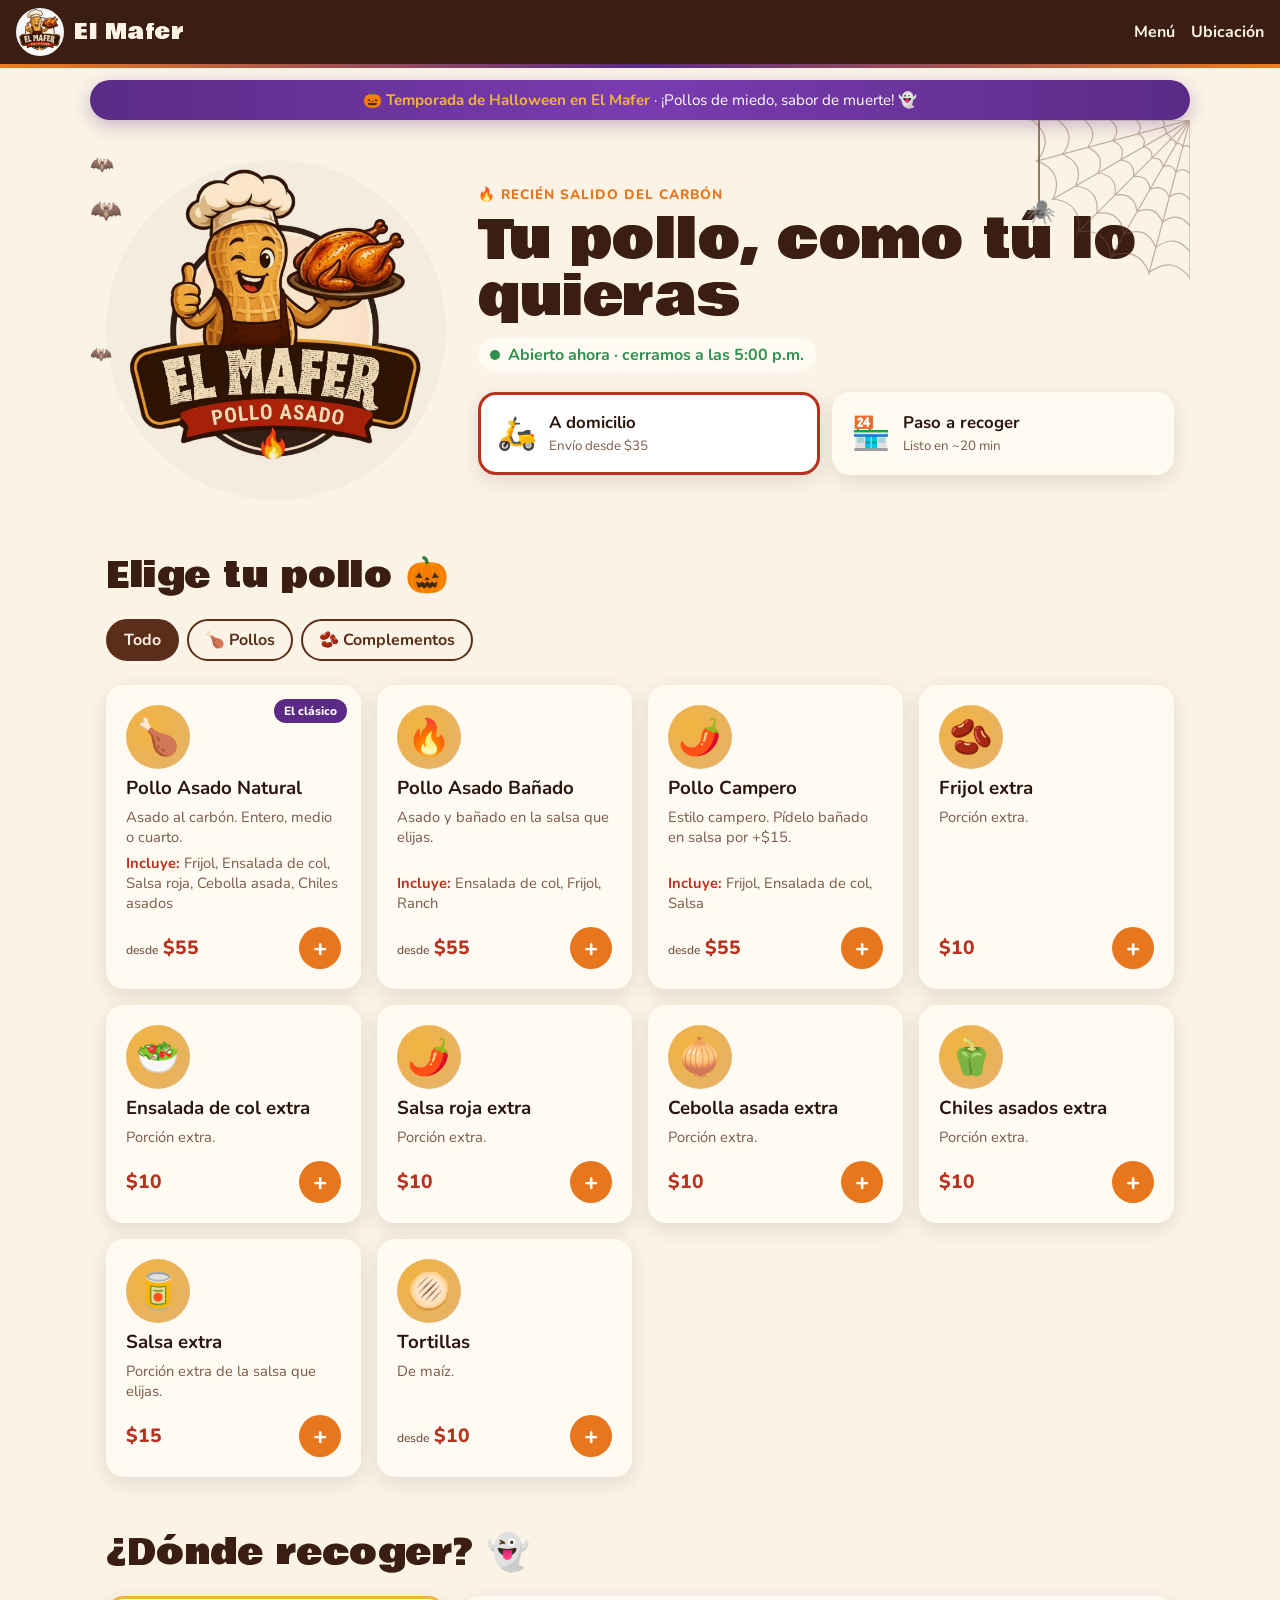
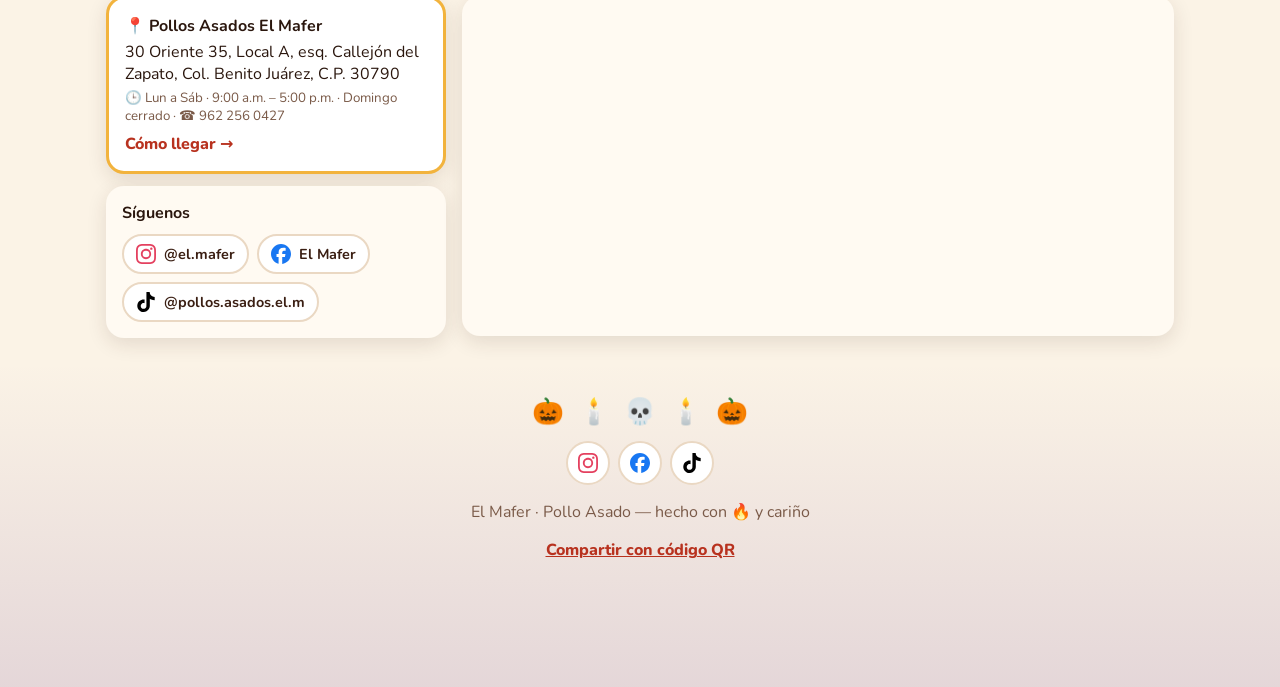
<file: index.html>
<!doctype html>
<html lang="es">
<head>
  <meta charset="utf-8">
  <meta name="viewport" content="width=device-width, initial-scale=1">
  <title>El Mafer · Pollo Asado</title>
  <meta name="description" content="Pide tu pollo asado, campero o BBQ a domicilio o pasa a recogerlo.">
  <meta name="theme-color" content="#3A1E12">
  <link rel="icon" href="assets/logo.jpg">
  <link rel="preconnect" href="https://fonts.googleapis.com">
  <link rel="preconnect" href="https://fonts.gstatic.com" crossorigin>
  <link href="https://fonts.googleapis.com/css2?family=Bowlby+One&family=Nunito:wght@400;600;700;800&display=swap" rel="stylesheet">
  <link rel="stylesheet" href="styles.css">
  <link rel="stylesheet" href="halloween.css">
</head>
<body>
  <header class="topbar">
    <a href="#" class="brand">
      <img src="assets/logo.jpg" alt="El Mafer Pollo Asado" width="48" height="48">
      <span>El Mafer</span>
    </a>
    <nav>
      <a href="#menu">Menú</a>
      <a href="#ubicacion">Ubicación</a>
    </nav>
  </header>

  <main>
    <!-- Paso 1: ¿Cómo lo quieres? -->
    <section class="hero">
      <img class="hero-logo" src="assets/logo.jpg" alt="">
      <div class="hero-text">
        <p class="eyebrow">🔥 Recién salido del carbón</p>
        <h1>Tu pollo, como tú lo quieras</h1>
        <p class="status" id="status"></p>
        <div class="mode-toggle" role="radiogroup" aria-label="Tipo de pedido">
          <button class="mode" role="radio" data-mode="domicilio" aria-checked="true">
            <span class="mode-icon">🛵</span>
            <span><strong>A domicilio</strong><small id="envio-label"></small></span>
          </button>
          <button class="mode" role="radio" data-mode="recoger" aria-checked="false">
            <span class="mode-icon">🏪</span>
            <span><strong>Paso a recoger</strong><small>Listo en ~20 min</small></span>
          </button>
        </div>
      </div>
    </section>

    <!-- Paso 2: Menú -->
    <section id="menu" class="menu">
      <h2>Elige tu pollo</h2>
      <div class="chips" id="chips" role="tablist"></div>
      <div class="grid" id="grid"></div>
    </section>

    <!-- Ubicación -->
    <section id="ubicacion" class="location">
      <h2>¿Dónde recoger?</h2>
      <div class="location-wrap">
        <div class="location-side">
          <div class="branches" id="branches"></div>
          <div class="siguenos">
            <h3>Síguenos</h3>
            <div class="redes" data-redes="usuario"></div>
          </div>
        </div>
        <iframe id="map" title="Mapa de la sucursal" loading="lazy" referrerpolicy="no-referrer-when-downgrade"></iframe>
      </div>
    </section>
  </main>

  <footer class="footer">
    <div class="redes redes-iconos" data-redes></div>
    <p>El Mafer · Pollo Asado — hecho con 🔥 y cariño</p>
    <p><a href="qr.html">Compartir con código QR</a></p>
  </footer>

  <!-- Botón flotante del carrito -->
  <button class="cart-fab" id="cart-fab" aria-label="Ver mi pedido" hidden>
    <span class="cart-count" id="cart-count">0</span>
    <span>Ver mi pedido</span>
    <strong id="cart-fab-total">$0</strong>
  </button>

  <!-- Modal: personalizar producto -->
  <dialog id="product-dialog" class="sheet">
    <form method="dialog" id="product-form"></form>
  </dialog>

  <!-- Panel: carrito y checkout -->
  <dialog id="cart-dialog" class="sheet">
    <div class="sheet-head">
      <h3>Tu pedido</h3>
      <button class="icon-btn" data-close aria-label="Cerrar">✕</button>
    </div>
    <div class="mode-mini" role="radiogroup" aria-label="Tipo de pedido">
      <button role="radio" data-mode="domicilio">🛵 A domicilio</button>
      <button role="radio" data-mode="recoger">🏪 Recoger</button>
    </div>
    <ul class="cart-list" id="cart-list"></ul>
    <form id="checkout" class="checkout">
      <fieldset>
        <legend>Tus datos</legend>
        <label>Nombre <input name="nombre" required autocomplete="name"></label>
        <label>Teléfono <input name="telefono" type="tel" required autocomplete="tel" pattern="[0-9 +()-]{10,}"></label>
      </fieldset>

      <fieldset data-show="domicilio">
        <legend>Entrega</legend>
        <button type="button" class="btn-geo" id="geo-btn">📍 Usar mi ubicación actual</button>
        <p class="geo-status" id="geo-status" hidden></p>
        <label>Dirección <input name="direccion" autocomplete="street-address" placeholder="Calle, número, colonia"></label>
        <label>Referencias <input name="referencias" placeholder="Portón negro, frente a la tienda…"></label>
      </fieldset>

      <fieldset data-show="recoger">
        <legend>Recoger en</legend>
        <label>Sucursal <select name="sucursal" id="sucursal-select"></select></label>
        <label>Hora <select name="hora" id="hora-select"></select></label>
      </fieldset>

      <fieldset>
        <legend>Pago</legend>
        <div class="pay-options">
          <label class="pill"><input type="radio" name="pago" value="Efectivo" checked> 💵 Efectivo</label>
          <label class="pill"><input type="radio" name="pago" value="Tarjeta"> 💳 Tarjeta</label>
          <label class="pill"><input type="radio" name="pago" value="Transferencia"> 📲 Transferencia</label>
        </div>
        <label data-show="domicilio" id="cambio-wrap">¿Con cuánto pagas? <input name="cambio" type="number" min="0" placeholder="Para llevarte cambio"></label>
        <label>Notas <textarea name="notas" rows="2" placeholder="Sin cebolla, salsa aparte…"></textarea></label>
      </fieldset>

      <div class="totals" id="totals"></div>
      <button type="submit" class="btn-primary btn-block">Enviar pedido por WhatsApp</button>
    </form>
  </dialog>

  <script src="config.js"></script>
  <script src="redes.js"></script>
  <script src="halloween.js"></script>
  <script src="app.js"></script>
</body>
</html>
</file>
<file: styles.css>
/* Paleta El Mafer — sacada del logo */
:root {
  --brasa: #3a1e12;     /* café oscuro del letrero */
  --cacao: #5b2e1a;     /* café medio, delantal */
  --crema: #fbf3e6;     /* fondo, letras del letrero */
  --papel: #fffaf2;     /* tarjetas */
  --cacahuate: #e3b271; /* el personaje */
  --dorado: #f2b33d;    /* borde dorado / pollo dorado */
  --chile: #b8321f;     /* cinta roja "POLLO ASADO" */
  --fuego: #e8761c;     /* flama */
  --texto: #2a160d;
  --muted: #7a5a48;
  --ok: #2f8f4e;
  --radius: 18px;
  --shadow: 0 6px 20px rgb(58 30 18 / 0.12);
}

* { box-sizing: border-box; }
html { scroll-behavior: smooth; }
body {
  margin: 0;
  font-family: "Nunito", system-ui, sans-serif;
  color: var(--texto);
  background: var(--crema);
  -webkit-font-smoothing: antialiased;
}
h1, h2, .brand span { font-family: "Bowlby One", "Nunito", sans-serif; font-weight: 400; letter-spacing: 0.5px; }
h2 { font-size: clamp(1.6rem, 4vw, 2.2rem); color: var(--brasa); margin: 0 0 16px; }
h3 { margin: 0; }
button { font: inherit; cursor: pointer; }
[hidden] { display: none !important; }

/* ---------- Barra superior ---------- */
.topbar {
  position: sticky; top: 0; z-index: 10;
  display: flex; align-items: center; justify-content: space-between;
  padding: 8px 16px;
  background: var(--brasa);
  border-bottom: 4px solid var(--dorado);
}
.brand { display: flex; align-items: center; gap: 10px; color: var(--crema); text-decoration: none; font-size: 1.3rem; }
.brand img { border-radius: 50%; background: #fff; object-fit: cover; }
.topbar nav { display: flex; gap: 16px; }
.topbar nav a { color: var(--crema); text-decoration: none; font-weight: 700; }
.topbar nav a:hover { color: var(--dorado); }

/* ---------- Hero ---------- */
.hero {
  display: grid; grid-template-columns: minmax(0, 340px) 1fr; gap: 32px; align-items: center;
  max-width: 1100px; margin: 0 auto; padding: 40px 16px 24px;
}
.hero-logo { width: 100%; border-radius: 50%; mix-blend-mode: multiply; }
.eyebrow { color: var(--fuego); font-weight: 800; margin: 0; text-transform: uppercase; letter-spacing: 1px; font-size: 0.85rem; }
.hero h1 { font-size: clamp(2rem, 6vw, 3.4rem); line-height: 1.05; margin: 8px 0 12px; color: var(--brasa); }
.status { display: inline-flex; align-items: center; gap: 8px; font-weight: 700; margin: 0 0 20px; padding: 6px 12px; border-radius: 999px; background: var(--papel); }
.status::before { content: ""; width: 10px; height: 10px; border-radius: 50%; background: currentColor; }
.status.is-open { color: var(--ok); }
.status.is-closed { color: var(--chile); }

.mode-toggle { display: grid; grid-template-columns: 1fr 1fr; gap: 12px; }
.mode {
  display: flex; align-items: center; gap: 12px; text-align: left;
  padding: 16px; border-radius: var(--radius);
  background: var(--papel); color: var(--texto);
  border: 3px solid transparent; box-shadow: var(--shadow);
  transition: transform 0.15s, border-color 0.15s;
}
.mode:hover { transform: translateY(-2px); }
.mode[aria-checked="true"] { border-color: var(--chile); background: #fff; }
.mode-icon { font-size: 2rem; }
.mode strong { display: block; font-size: 1.05rem; }
.mode small { color: var(--muted); }

/* ---------- Menú ---------- */
.menu, .location { max-width: 1100px; margin: 0 auto; padding: 24px 16px; }
.chips { display: flex; gap: 8px; overflow-x: auto; padding-bottom: 8px; margin-bottom: 16px; scrollbar-width: none; }
.chip {
  flex: none; padding: 8px 16px; border-radius: 999px;
  border: 2px solid var(--cacao); background: transparent; color: var(--cacao); font-weight: 700;
}
.chip[aria-selected="true"] { background: var(--cacao); color: var(--crema); }

.grid { display: grid; grid-template-columns: repeat(auto-fill, minmax(230px, 1fr)); gap: 16px; }
.card {
  position: relative; display: flex; flex-direction: column; gap: 6px;
  padding: 20px; border-radius: var(--radius); background: var(--papel);
  box-shadow: var(--shadow); cursor: pointer; transition: transform 0.15s;
  animation: pop 0.25s ease-out both;
}
.card:hover { transform: translateY(-3px); }
.card p { margin: 0; color: var(--muted); font-size: 0.92rem; flex: 1; }
.card-emoji {
  width: 64px; height: 64px; display: grid; place-items: center; font-size: 2.2rem;
  border-radius: 50%; background: radial-gradient(circle at 35% 35%, var(--dorado), var(--cacahuate));
}
.tag {
  position: absolute; top: 14px; right: 14px;
  background: var(--chile); color: #fff; font-size: 0.75rem; font-weight: 800;
  padding: 4px 10px; border-radius: 999px;
}
.card-foot { display: flex; align-items: center; justify-content: space-between; margin-top: 8px; }
.price { font-weight: 800; font-size: 1.2rem; color: var(--chile); }
.price small { color: var(--muted); font-weight: 600; font-size: 0.75rem; }
.btn-add {
  width: 42px; height: 42px; border-radius: 50%; border: 0;
  background: var(--fuego); color: #fff; font-size: 1.5rem; font-weight: 800; line-height: 1;
}
.btn-add:hover { background: var(--chile); }

/* ---------- Ubicación ---------- */
.location-wrap { display: grid; grid-template-columns: 340px 1fr; gap: 16px; }
.branches { display: flex; flex-direction: column; gap: 12px; }
.branch {
  display: flex; flex-direction: column; gap: 4px; text-align: left;
  padding: 16px; border-radius: var(--radius); background: var(--papel); color: var(--texto);
  border: 3px solid transparent; box-shadow: var(--shadow);
}
.branch[aria-pressed="true"] { border-color: var(--dorado); background: #fff; }
.branch small { color: var(--muted); }
.branch a { color: var(--chile); font-weight: 800; text-decoration: none; margin-top: 4px; }
.location-side { display: flex; flex-direction: column; gap: 12px; }
.siguenos { padding: 16px; border-radius: var(--radius); background: var(--papel); box-shadow: var(--shadow); }
.siguenos h3 { font-size: 1rem; margin-bottom: 10px; }
.redes { display: flex; flex-wrap: wrap; gap: 8px; }
.red {
  display: inline-flex; align-items: center; gap: 8px; padding: 8px 12px; border-radius: 999px;
  background: #fff; color: var(--brasa); text-decoration: none; font-weight: 700; font-size: 0.9rem;
  border: 2px solid #ead8c3; transition: border-color 0.15s, color 0.15s;
}
.red:hover { border-color: var(--chile); color: var(--chile); }
.red-instagram svg { color: #e4405f; }
.red-facebook svg { color: #1877f2; }
.red-tiktok svg { color: #000; }
.redes-iconos { justify-content: center; margin-bottom: 8px; }
.redes-iconos .red { padding: 10px; }
#map { width: 100%; min-height: 340px; border: 0; border-radius: var(--radius); box-shadow: var(--shadow); background: var(--papel); }

.footer { text-align: center; padding: 32px 16px 110px; color: var(--muted); }
.footer a { color: var(--chile); font-weight: 800; }

/* ---------- Botón flotante ---------- */
.cart-fab {
  position: fixed; left: 50%; bottom: 16px; transform: translateX(-50%); z-index: 20;
  display: flex; align-items: center; gap: 12px;
  width: min(520px, calc(100% - 32px)); padding: 14px 18px;
  border: 0; border-radius: 999px;
  background: var(--chile); color: #fff; font-weight: 800; font-size: 1rem;
  box-shadow: 0 10px 30px rgb(184 50 31 / 0.4);
}
.cart-fab span:nth-child(2) { flex: 1; text-align: left; }
.cart-count { background: var(--dorado); color: var(--brasa); border-radius: 999px; min-width: 28px; padding: 2px 8px; }
.cart-fab.bump { animation: bump 0.4s; }

/* ---------- Diálogos (hoja inferior en móvil) ---------- */
.sheet {
  width: min(520px, 100%); max-width: 100%; max-height: 92dvh; margin: auto auto 0; padding: 20px;
  border: 0; border-radius: 24px 24px 0 0; background: var(--crema); color: var(--texto);
}
.sheet::backdrop { background: rgb(42 22 13 / 0.55); }
.sheet[open] { animation: slide-up 0.25s ease-out; }
@media (min-width: 640px) { .sheet { margin: auto; border-radius: 24px; } }
.sheet-head { display: flex; align-items: center; justify-content: space-between; margin-bottom: 8px; }
.sheet h4 { margin: 16px 0 8px; color: var(--cacao); }
.muted { color: var(--muted); margin: 0; }
.icon-btn { border: 0; background: var(--papel); width: 36px; height: 36px; border-radius: 50%; font-size: 1rem; }

.mode-mini { display: grid; grid-template-columns: 1fr 1fr; gap: 4px; padding: 4px; margin-bottom: 12px; background: var(--papel); border-radius: 999px; }
.mode-mini button { border: 0; padding: 10px; border-radius: 999px; background: none; font-weight: 800; color: var(--cacao); }
.mode-mini button[aria-checked="true"] { background: var(--chile); color: #fff; }

.options { display: grid; gap: 8px; }
.option {
  display: flex; align-items: center; gap: 10px; padding: 12px 14px;
  background: var(--papel); border-radius: 12px; border: 2px solid transparent; cursor: pointer;
}
.option span { flex: 1; font-weight: 700; }
.option:has(input:checked) { border-color: var(--chile); background: #fff; }
.option input { accent-color: var(--chile); }
.size-row { cursor: default; padding: 6px 6px 6px 14px; }
.size-row b { margin-right: 4px; }
.size-row.on { border-color: var(--chile); background: #fff; }
.hint { margin: -4px 0 8px; font-size: 0.85rem; color: var(--muted); }

.qty-row { display: flex; gap: 12px; margin-top: 20px; }
.qty-row .btn-primary { flex: 1; }
.qty { display: flex; align-items: center; background: var(--papel); border-radius: 999px; }
.qty button { width: 40px; height: 44px; border: 0; background: none; font-size: 1.3rem; font-weight: 800; color: var(--chile); }
.qty output { min-width: 24px; text-align: center; font-weight: 800; }
.qty-sm button { width: 30px; height: 32px; font-size: 1.1rem; }

.btn-primary {
  padding: 14px 20px; border: 0; border-radius: 999px;
  background: var(--chile); color: #fff; font-weight: 800; font-size: 1rem;
}
.btn-primary:hover { background: #9a2817; }
.btn-primary:disabled { background: #c9b3a5; cursor: not-allowed; }
.btn-block { width: 100%; margin-top: 12px; }

/* ---------- Carrito ---------- */
.cart-list { list-style: none; margin: 0; padding: 0; display: grid; gap: 8px; }
.cart-list li { display: flex; align-items: center; gap: 10px; padding: 10px; background: var(--papel); border-radius: 12px; }
.cart-list .empty { justify-content: center; color: var(--muted); padding: 24px; }
.cart-emoji { font-size: 1.6rem; }
.cart-info { flex: 1; min-width: 0; }
.cart-info small { display: block; color: var(--muted); }

.checkout fieldset { border: 0; padding: 0; margin: 16px 0 0; display: grid; gap: 10px; }
.checkout legend { font-weight: 800; color: var(--cacao); margin-bottom: 8px; }
.checkout label { display: grid; gap: 4px; font-weight: 700; font-size: 0.9rem; }
.checkout input, .checkout select, .checkout textarea {
  font: inherit; padding: 12px; border-radius: 12px;
  border: 2px solid #ead8c3; background: #fff; color: var(--texto);
}
.checkout input:focus, .checkout select:focus, .checkout textarea:focus { outline: none; border-color: var(--fuego); }
.btn-geo {
  padding: 12px; border-radius: 12px; border: 2px dashed var(--fuego);
  background: #fff; color: var(--cacao); font-weight: 800;
}
.btn-geo:hover { background: var(--papel); }
.geo-status { margin: -4px 0 0; font-size: 0.85rem; color: var(--muted); }
.geo-status.ok { color: var(--ok); font-weight: 700; }
.geo-status a { color: var(--chile); }
.geo-status button { border: 0; background: none; padding: 0; color: var(--chile); font-weight: 700; text-decoration: underline; }
.pay-options { display: flex; flex-wrap: wrap; gap: 8px; }
.pill { display: flex !important; align-items: center; gap: 6px; padding: 8px 12px; border-radius: 999px; background: var(--papel); border: 2px solid transparent; cursor: pointer; }
.pill:has(input:checked) { border-color: var(--chile); background: #fff; }
.pill input { accent-color: var(--chile); }

.totals { margin-top: 16px; padding-top: 12px; border-top: 2px dashed #e2cdb5; display: grid; gap: 4px; }
.totals div { display: flex; justify-content: space-between; }
.totals .grand { font-weight: 800; font-size: 1.25rem; color: var(--brasa); }
.note { margin: 6px 0 0; color: var(--muted); font-size: 0.85rem; }
.incluye { margin: 4px 0 0; font-size: 0.85rem; color: var(--cacao); flex: none; }
.incluye b { color: var(--chile); }
.card .incluye { flex: none; }

@keyframes pop { from { opacity: 0; transform: scale(0.96); } }
@keyframes bump { 50% { transform: translateX(-50%) scale(1.06); } }
@keyframes slide-up { from { transform: translateY(40px); opacity: 0; } }

/* ---------- Móvil ---------- */
@media (max-width: 760px) {
  .hero { grid-template-columns: 1fr; text-align: center; padding-top: 20px; }
  .hero-logo { max-width: 220px; margin: 0 auto; }
  .mode { flex-direction: column; text-align: center; gap: 4px; }
  .location-wrap { grid-template-columns: 1fr; }
  .topbar nav { gap: 12px; font-size: 0.9rem; }
}
</file>
<file: halloween.css>
/* Decoraciones de Halloween: solo aplican cuando halloween.js pone la clase .t-halloween */
.t-halloween {
  --embrujo: #5b2a86;   /* morado */
  --calabaza: #f07c1a;  /* naranja calabaza */
}

/* Barra superior con borde naranja → morado */
.t-halloween .topbar { border-bottom: 4px solid; border-image: linear-gradient(90deg, var(--calabaza), var(--embrujo), var(--calabaza)) 1; }

/* Aviso de temporada */
.hw-banner {
  margin: 12px auto 0; width: min(1100px, calc(100% - 32px)); padding: 10px 16px;
  border-radius: 999px; text-align: center; font-size: 0.95rem; color: #fff;
  background: linear-gradient(90deg, var(--embrujo), #7a3cb0 50%, var(--embrujo));
  box-shadow: 0 6px 18px rgb(91 42 134 / 0.3);
}
.hw-banner b { color: var(--dorado); }

/* Hero: telaraña, araña colgando y murciélagos */
.t-halloween .hero { position: relative; overflow: hidden; }
.hw-deco { position: absolute; inset: 0; pointer-events: none; }
.hw-web { position: absolute; top: 0; right: 0; width: 170px; height: 170px; }
.hw-web path { fill: none; stroke: var(--muted); stroke-width: 1.2; opacity: 0.45; }

.hw-spider { position: absolute; top: 0; right: 150px; width: 2px; height: 90px; background: var(--muted); opacity: 0.8; transform-origin: top; animation: hw-colgar 4s ease-in-out infinite; }
.hw-spider span { position: absolute; bottom: -18px; left: -12px; font-size: 1.5rem; }

.hw-bat { position: absolute; left: 0; font-size: 1.6rem; opacity: 0.85; animation: hw-volar 16s linear infinite; }
.hw-bat.b1 { top: 18%; }
.hw-bat.b2 { top: 8%; font-size: 1.2rem; animation-duration: 21s; animation-delay: -7s; }
.hw-bat.b3 { top: 55%; font-size: 1.1rem; animation-duration: 25s; animation-delay: -15s; }

/* Títulos con su calabaza / fantasma */
.t-halloween #menu h2::after { content: " 🎃"; }
.t-halloween #ubicacion h2::after { content: " 👻"; }

/* Tarjetas con brillo de calabaza al pasar el dedo / mouse */
.t-halloween .card:hover { box-shadow: 0 8px 24px rgb(240 124 26 / 0.35); }
.t-halloween .tag { background: var(--embrujo); }

/* Calabacita sobre el botón del carrito */
.t-halloween .cart-fab::after {
  content: "🎃"; position: absolute; top: -16px; right: 22px; font-size: 1.4rem;
  animation: hw-flotar 2.4s ease-in-out infinite;
}

/* Pie con neblina morada y calabazas */
.t-halloween .footer { background: linear-gradient(to bottom, transparent, rgb(91 42 134 / 0.14)); }
.hw-calabazas { display: flex; justify-content: center; gap: 14px; font-size: 1.6rem; margin-bottom: 12px; }
.hw-calabazas span { animation: hw-flotar 3s ease-in-out infinite; }
.hw-calabazas span:nth-child(2n) { animation-delay: -1.5s; }

@keyframes hw-colgar { 0%, 100% { transform: scaleY(1); } 50% { transform: scaleY(0.6); } }
@keyframes hw-flotar { 0%, 100% { transform: translateY(0); } 50% { transform: translateY(-6px); } }
@keyframes hw-volar {
  0%   { transform: translate(-60px, 0) rotate(-8deg); }
  25%  { transform: translate(25vw, -24px) rotate(6deg); }
  50%  { transform: translate(50vw, 10px) rotate(-6deg); }
  75%  { transform: translate(75vw, -18px) rotate(8deg); }
  100% { transform: translate(105vw, 0) rotate(-4deg); }
}

@media (max-width: 760px) {
  .hw-web { width: 110px; height: 110px; }
  .hw-spider { right: 90px; height: 60px; }
  .hw-banner { border-radius: 16px; font-size: 0.85rem; }
}

/* Sin animaciones para quien las tiene desactivadas en su celular */
@media (prefers-reduced-motion: reduce) {
  .hw-bat, .hw-spider, .hw-calabazas span, .t-halloween .cart-fab::after { animation: none; }
  .hw-bat { display: none; }
}
</file>
